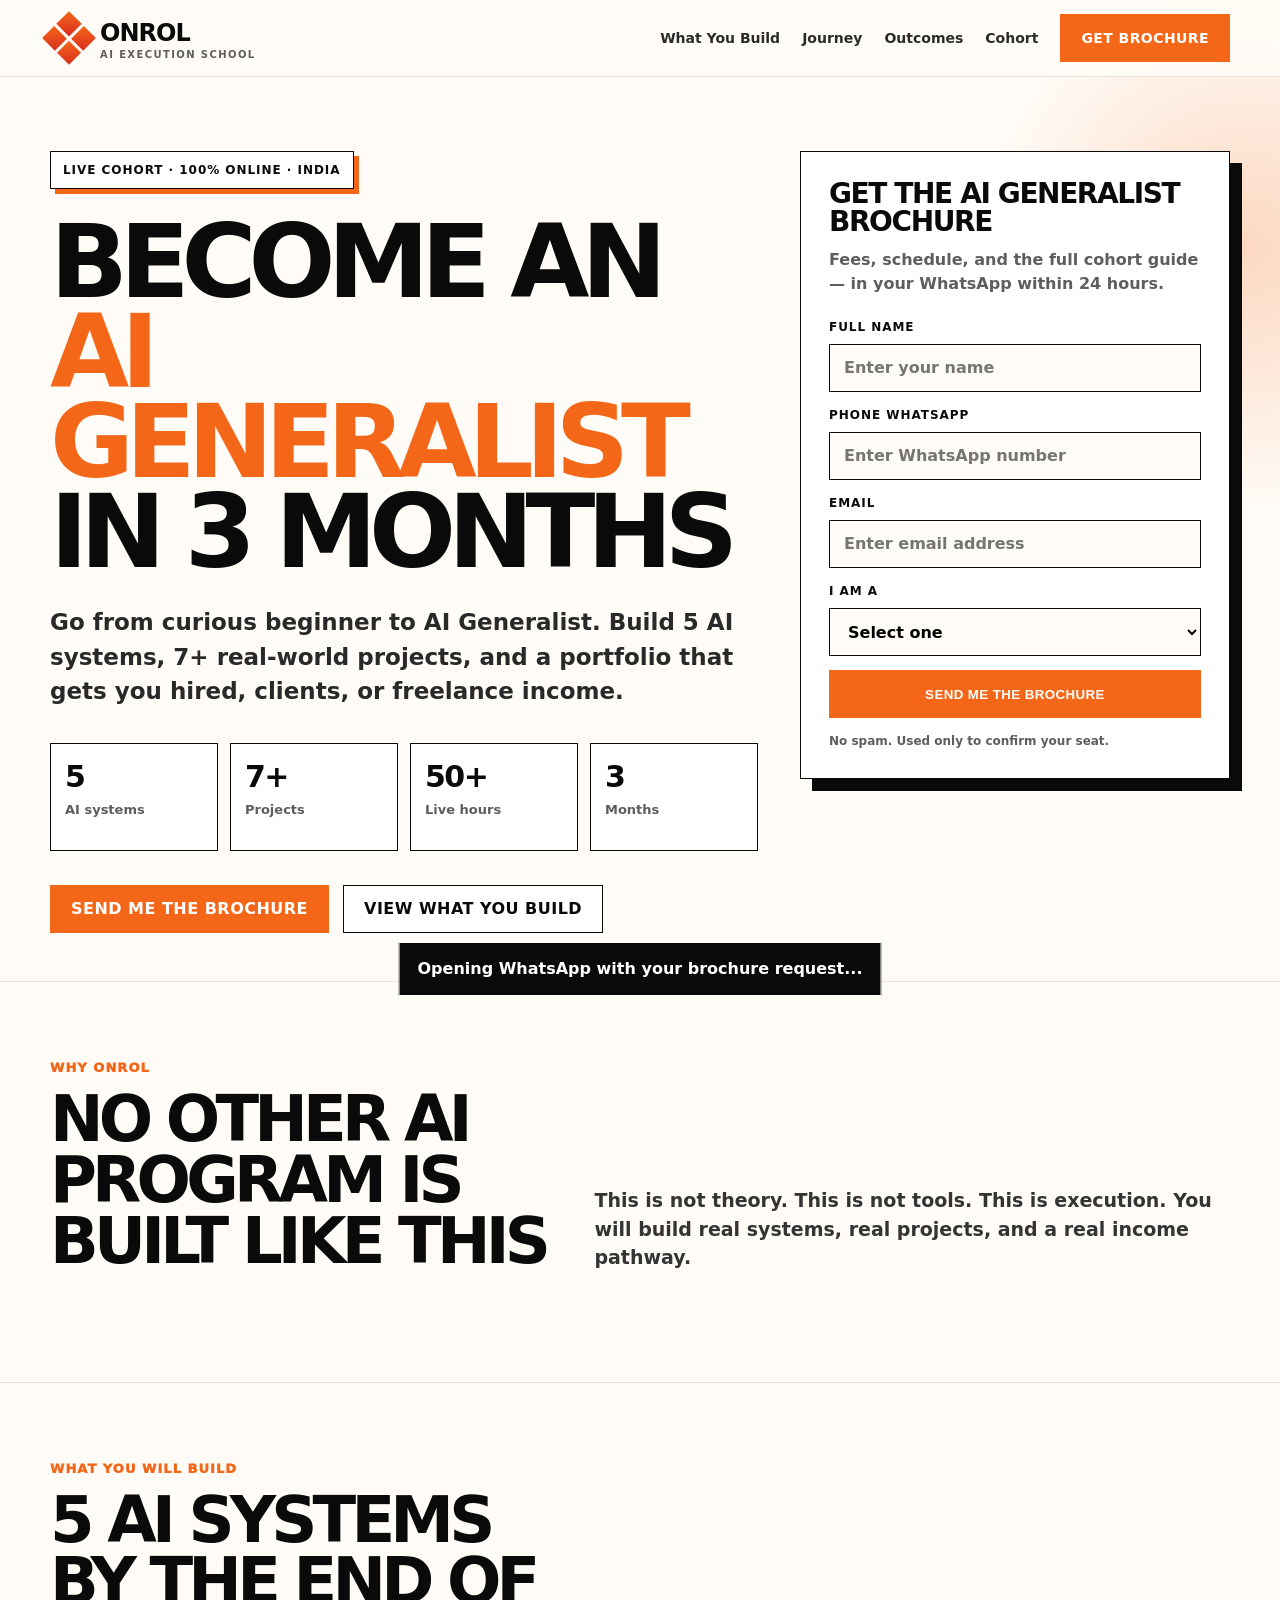
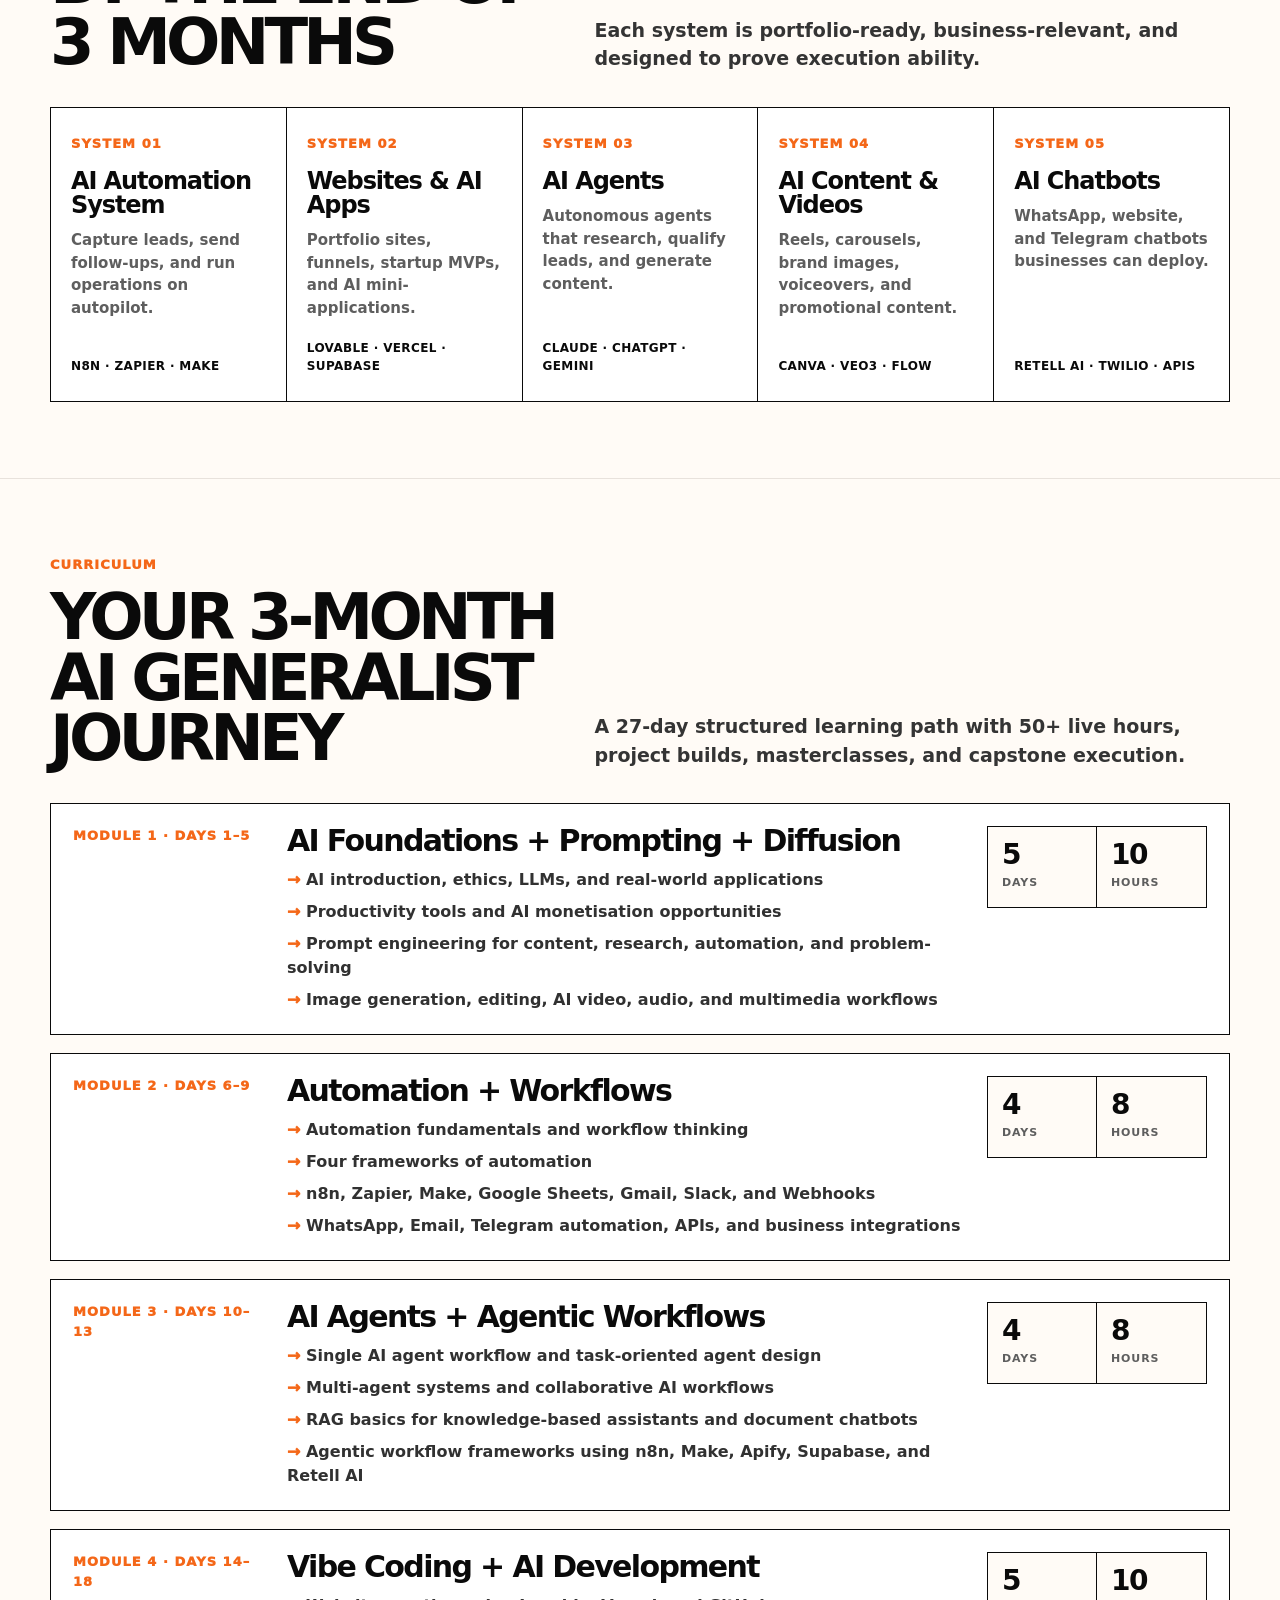
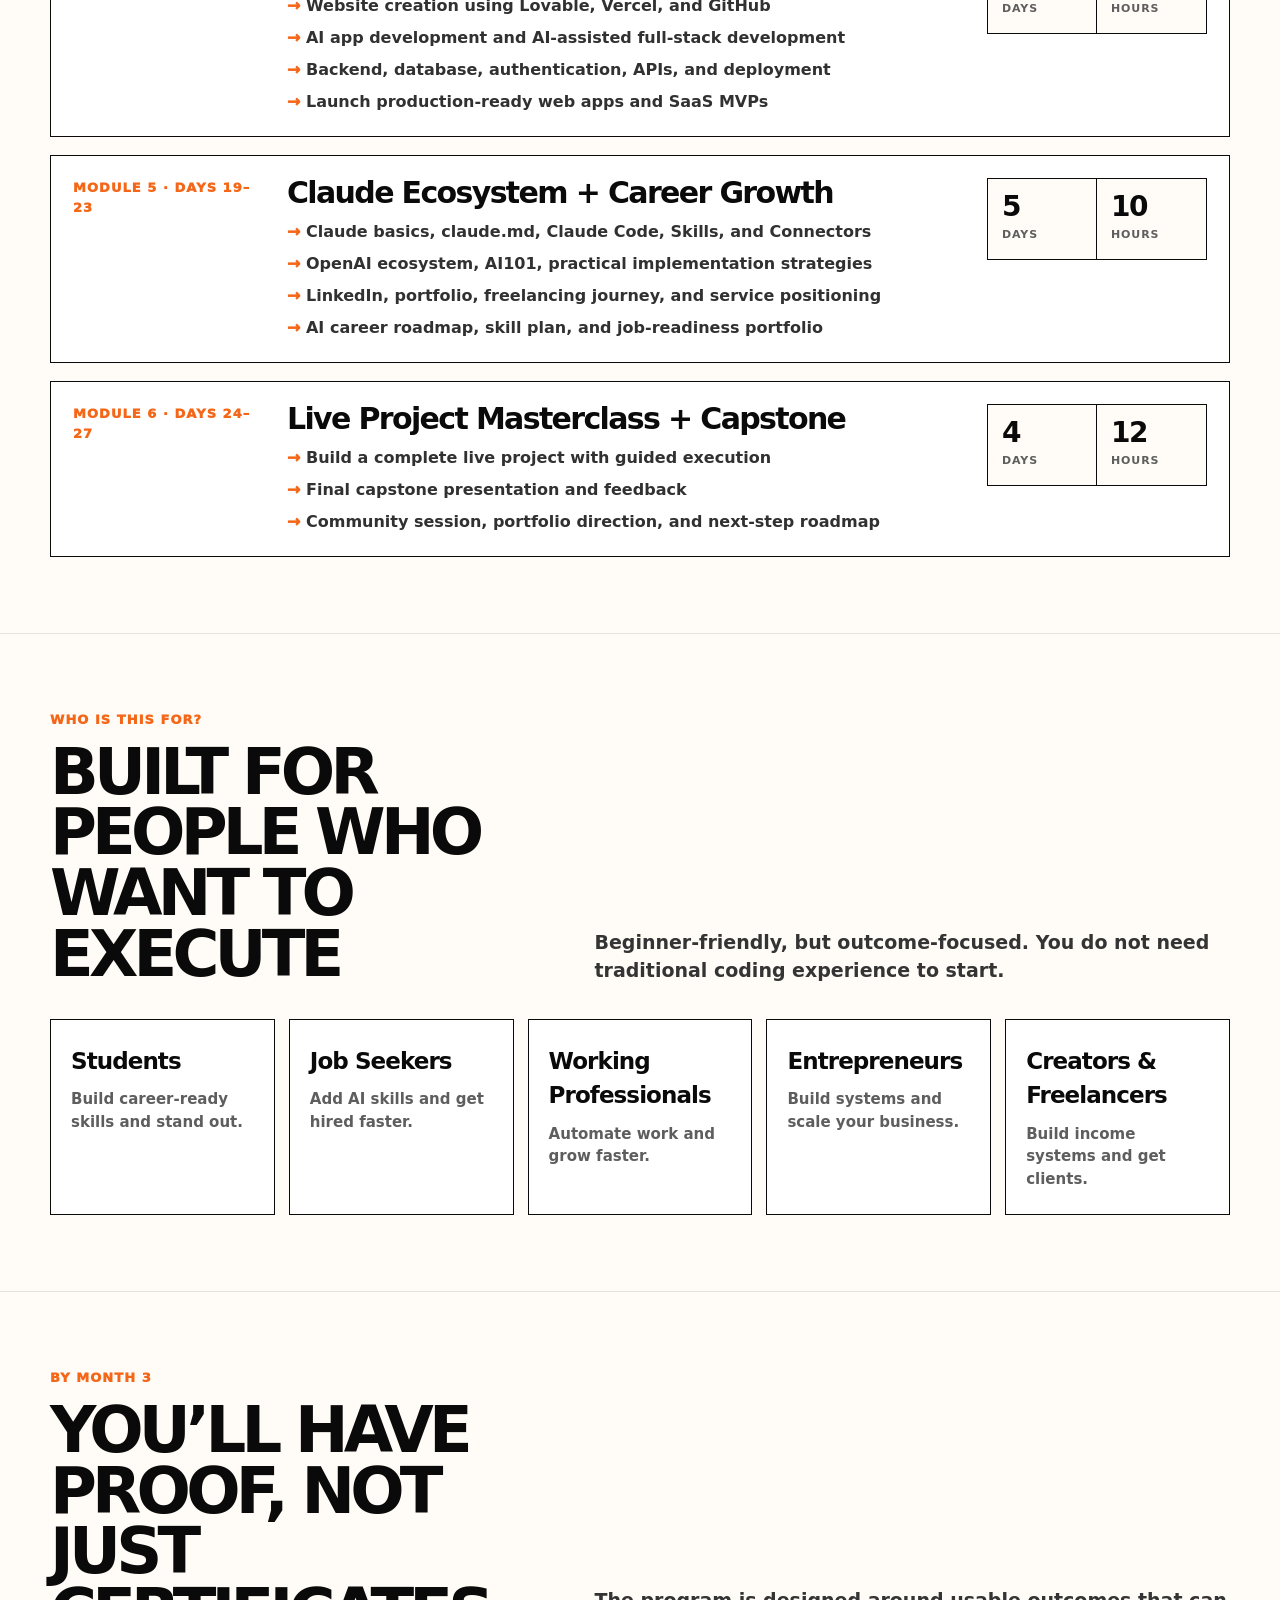
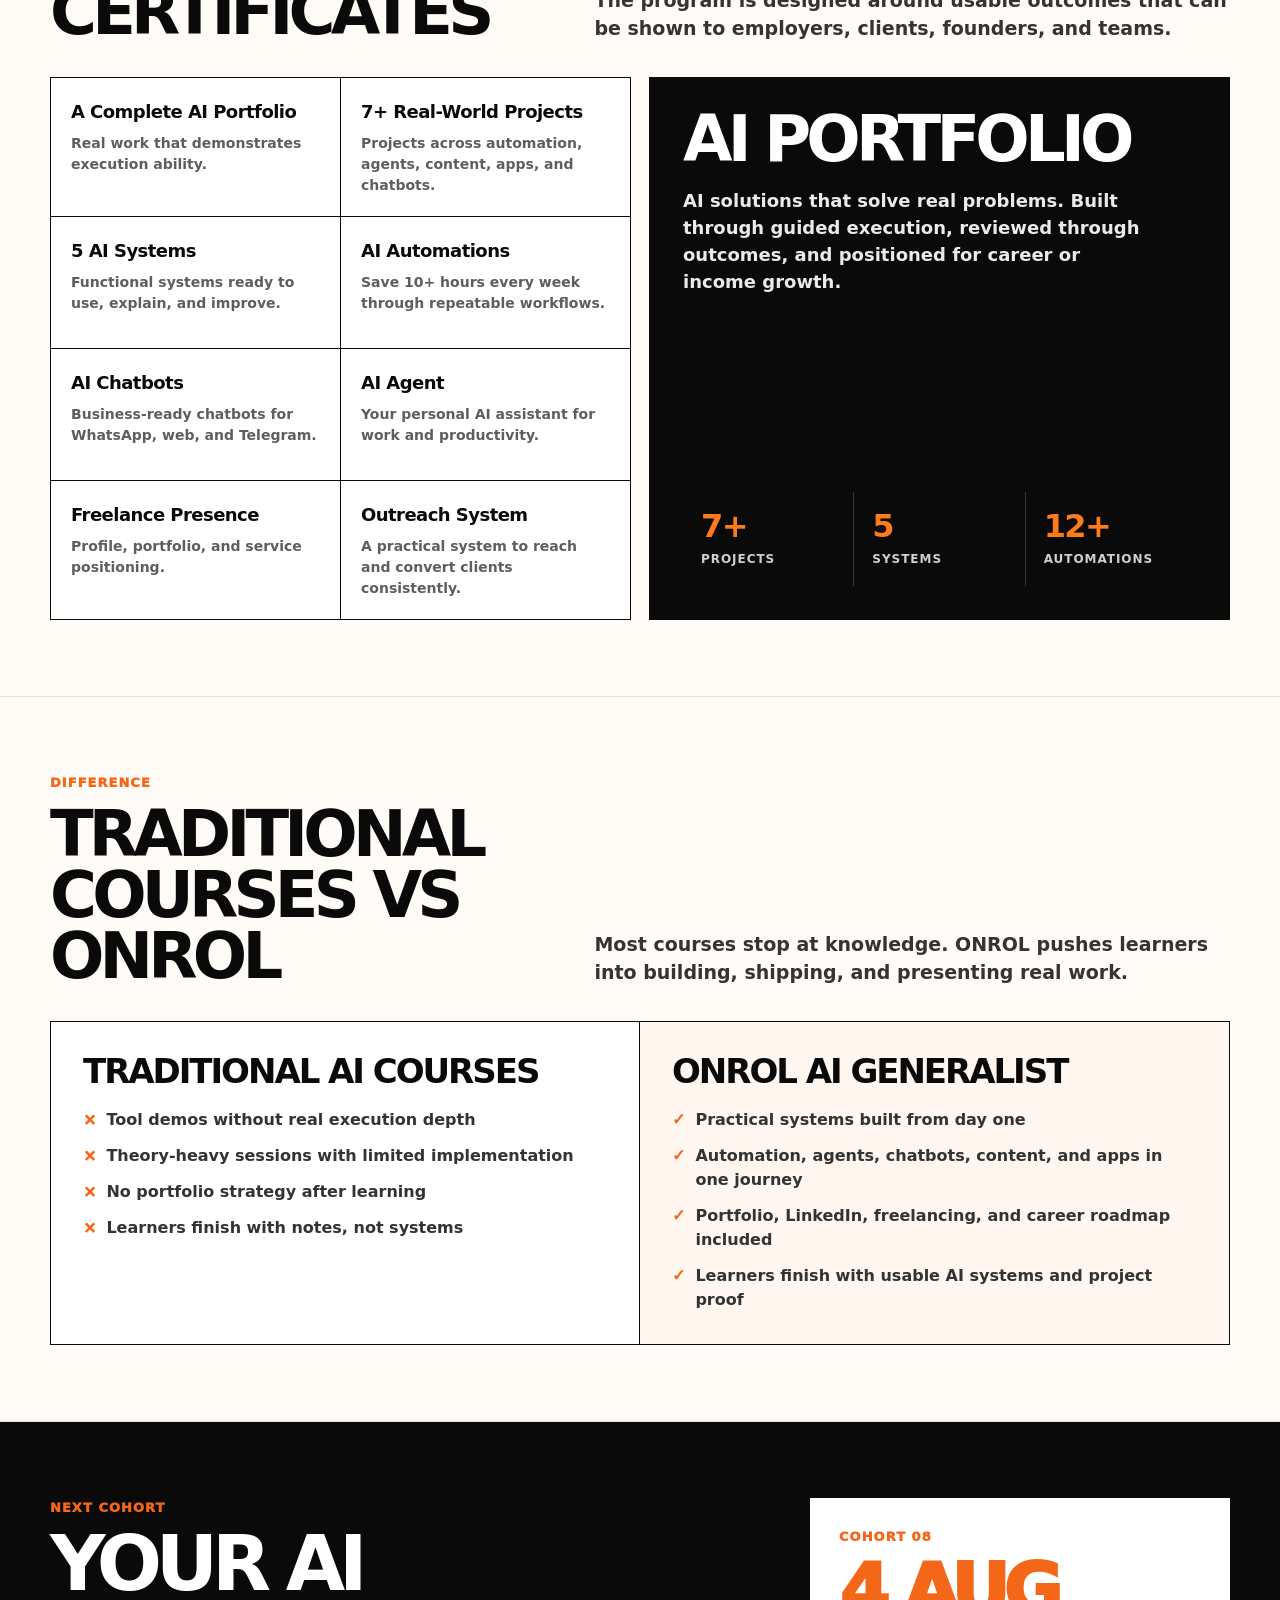
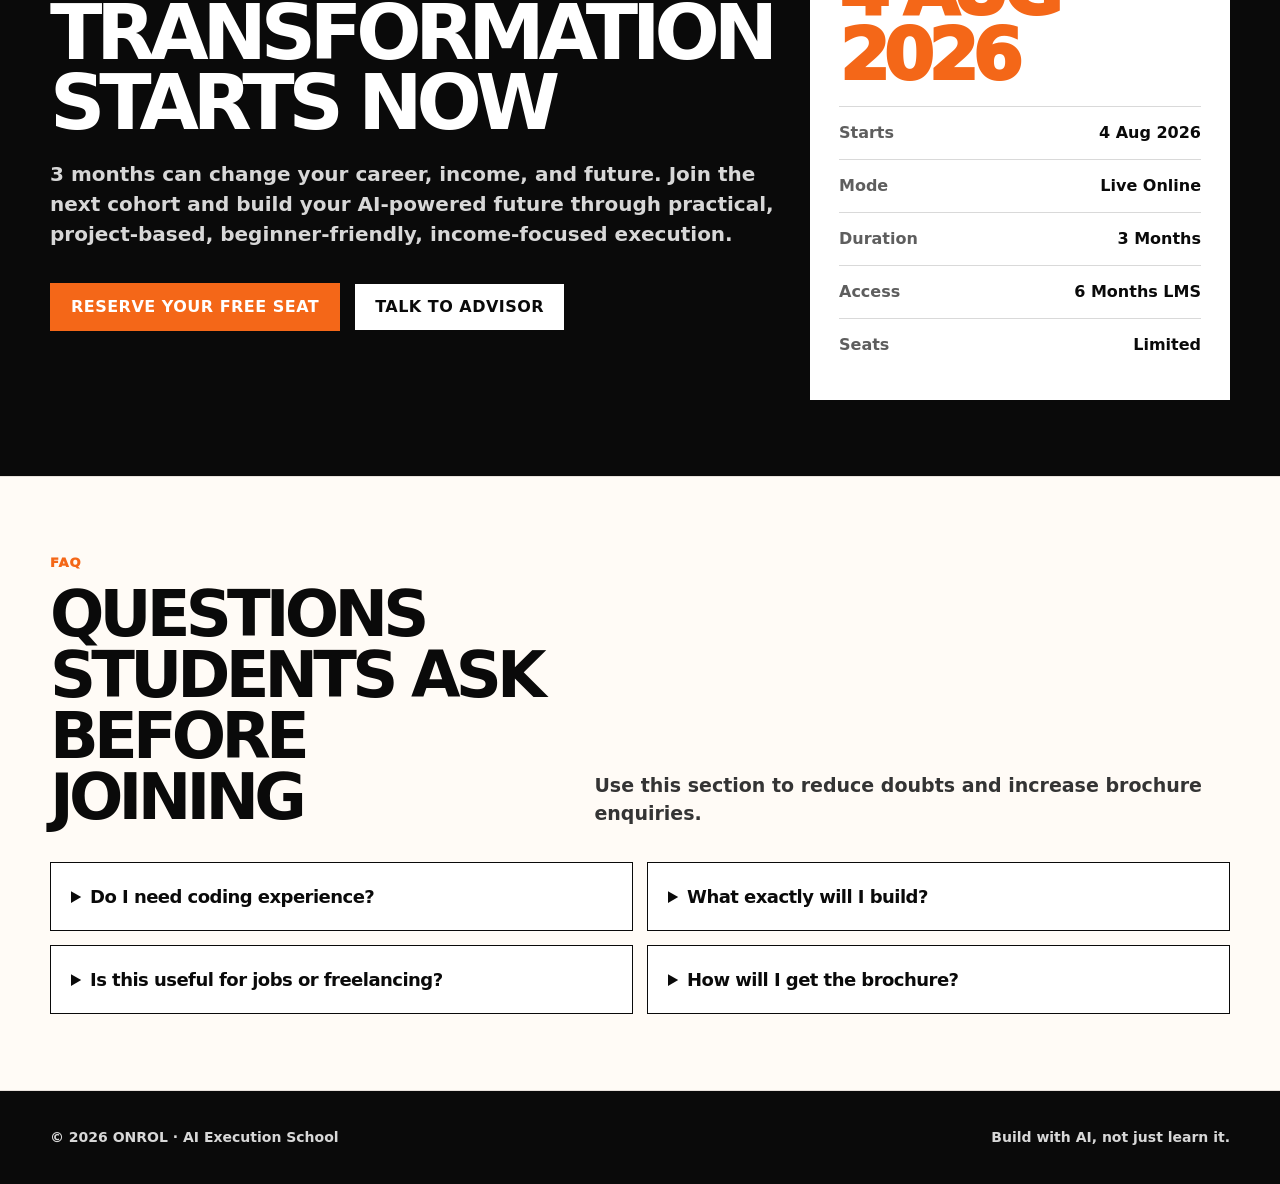
<file: preview.html>
<!DOCTYPE html>
<html lang="en">
<head>
  <meta charset="UTF-8" />
  <meta name="viewport" content="width=device-width, initial-scale=1.0" />
  <title>ONROL AI Generalist Program</title>
  <meta name="description" content="Become an AI Generalist in 3 months. Build 5 AI systems, 7+ projects, automations, AI agents, chatbots, AI apps, and a portfolio." />
  <style>
    :root {
      --orange: #F46718;
      --orange-2: #FF7A1A;
      --red: #D92D20;
      --black: #0A0A0A;
      --dark: #121212;
      --muted: #5E5E5E;
      --line: #E8E2DC;
      --soft: #FFF6EF;
      --white: #FFFFFF;
      --cream: #FFFBF6;
      --green: #10B981;
    }

    * {
      box-sizing: border-box;
      margin: 0;
      padding: 0;
    }

    html {
      scroll-behavior: smooth;
    }

    body {
      font-family: Inter, ui-sans-serif, system-ui, -apple-system, BlinkMacSystemFont, "Segoe UI", sans-serif;
      color: var(--black);
      background: var(--cream);
      line-height: 1.5;
    }

    a {
      color: inherit;
      text-decoration: none;
    }

    .page {
      width: 100%;
      overflow-x: hidden;
    }

    .container {
      width: min(1180px, calc(100% - 40px));
      margin: 0 auto;
    }

    .nav {
      position: sticky;
      top: 0;
      z-index: 50;
      background: rgba(255, 251, 246, 0.92);
      backdrop-filter: blur(16px);
      border-bottom: 1px solid var(--line);
    }

    .nav-inner {
      min-height: 76px;
      display: flex;
      align-items: center;
      justify-content: space-between;
      gap: 24px;
    }

    .brand {
      display: flex;
      align-items: center;
      gap: 12px;
      font-weight: 900;
      letter-spacing: -0.04em;
      font-size: 24px;
    }

    .brand-mark {
      width: 38px;
      height: 38px;
      display: grid;
      grid-template-columns: repeat(2, 1fr);
      gap: 3px;
      transform: rotate(45deg);
    }

    .brand-mark span {
      background: linear-gradient(135deg, var(--orange), var(--red));
      display: block;
    }

    .brand small {
      display: block;
      font-size: 10px;
      letter-spacing: 0.14em;
      font-weight: 800;
      color: var(--muted);
      margin-top: -4px;
    }

    .nav-links {
      display: flex;
      align-items: center;
      gap: 22px;
      color: #2B2B2B;
      font-size: 14px;
      font-weight: 700;
    }

    .button {
      display: inline-flex;
      align-items: center;
      justify-content: center;
      min-height: 48px;
      padding: 0 20px;
      border: 1px solid var(--black);
      background: var(--black);
      color: var(--white);
      font-weight: 900;
      text-transform: uppercase;
      letter-spacing: 0.03em;
      transition: transform 0.2s ease, box-shadow 0.2s ease, background 0.2s ease;
      cursor: pointer;
    }

    .button:hover {
      transform: translateY(-2px);
      box-shadow: 8px 8px 0 var(--orange);
    }

    .button.orange {
      border-color: var(--orange);
      background: var(--orange);
      color: var(--white);
    }

    .button.light {
      background: var(--white);
      color: var(--black);
    }

    .hero {
      padding: 74px 0 48px;
      position: relative;
      border-bottom: 1px solid var(--line);
    }

    .hero::before {
      content: "";
      position: absolute;
      inset: -120px -20% auto auto;
      width: 580px;
      height: 580px;
      background: radial-gradient(circle, rgba(244, 103, 24, 0.24), transparent 64%);
      pointer-events: none;
    }

    .hero-grid {
      position: relative;
      display: grid;
      grid-template-columns: minmax(0, 1.08fr) 430px;
      gap: 42px;
      align-items: start;
    }

    .eyebrow {
      display: inline-flex;
      gap: 10px;
      align-items: center;
      background: var(--white);
      border: 1px solid var(--black);
      padding: 9px 12px;
      font-size: 12px;
      font-weight: 900;
      text-transform: uppercase;
      letter-spacing: 0.08em;
      box-shadow: 5px 5px 0 var(--orange);
      margin-bottom: 28px;
    }

    h1 {
      font-size: clamp(52px, 8vw, 104px);
      line-height: 0.88;
      letter-spacing: -0.08em;
      max-width: 820px;
      text-transform: uppercase;
    }

    .gradient-text {
      color: var(--orange);
    }

    .hero-copy {
      font-size: clamp(18px, 2vw, 23px);
      max-width: 720px;
      color: #292929;
      margin-top: 28px;
      font-weight: 600;
    }

    .hero-stats {
      display: grid;
      grid-template-columns: repeat(4, 1fr);
      gap: 12px;
      margin-top: 34px;
      max-width: 830px;
    }

    .stat {
      background: var(--white);
      border: 1px solid var(--black);
      padding: 18px 14px;
      min-height: 108px;
    }

    .stat strong {
      display: block;
      font-size: 30px;
      letter-spacing: -0.05em;
      line-height: 1;
    }

    .stat span {
      display: block;
      margin-top: 8px;
      color: var(--muted);
      font-size: 13px;
      font-weight: 750;
    }

    .hero-actions {
      display: flex;
      flex-wrap: wrap;
      gap: 14px;
      margin-top: 34px;
    }

    .form-card {
      background: var(--white);
      border: 1px solid var(--black);
      box-shadow: 12px 12px 0 var(--black);
      padding: 28px;
      position: sticky;
      top: 104px;
    }

    .form-card h2 {
      font-size: 28px;
      line-height: 1;
      letter-spacing: -0.05em;
      text-transform: uppercase;
      margin-bottom: 12px;
    }

    .form-card p {
      color: var(--muted);
      font-weight: 650;
      margin-bottom: 22px;
    }

    .field {
      display: grid;
      gap: 8px;
      margin-bottom: 14px;
    }

    label {
      font-size: 12px;
      font-weight: 900;
      letter-spacing: 0.08em;
      text-transform: uppercase;
    }

    input, select {
      width: 100%;
      min-height: 48px;
      border: 1px solid var(--black);
      background: var(--cream);
      padding: 0 14px;
      font: inherit;
      font-weight: 700;
      border-radius: 0;
      outline: none;
    }

    input:focus, select:focus {
      box-shadow: 5px 5px 0 var(--orange);
    }

    .form-note {
      font-size: 12px;
      color: var(--muted);
      font-weight: 700;
      margin-top: 14px;
    }

    section {
      padding: 76px 0;
      border-bottom: 1px solid var(--line);
    }

    .section-head {
      display: grid;
      grid-template-columns: 0.8fr 1fr;
      gap: 36px;
      align-items: end;
      margin-bottom: 34px;
    }

    .tag {
      color: var(--orange);
      text-transform: uppercase;
      font-weight: 950;
      letter-spacing: 0.08em;
      font-size: 13px;
      margin-bottom: 12px;
    }

    h2.section-title {
      font-size: clamp(38px, 5vw, 68px);
      line-height: 0.95;
      letter-spacing: -0.075em;
      text-transform: uppercase;
    }

    .section-desc {
      color: #343434;
      font-size: 19px;
      font-weight: 600;
      max-width: 680px;
    }

    .build-grid {
      display: grid;
      grid-template-columns: repeat(5, 1fr);
      border-top: 1px solid var(--black);
      border-left: 1px solid var(--black);
      background: var(--white);
    }

    .build-card {
      padding: 26px 20px;
      min-height: 280px;
      border-right: 1px solid var(--black);
      border-bottom: 1px solid var(--black);
      display: flex;
      flex-direction: column;
      justify-content: space-between;
    }

    .build-card .num {
      font-weight: 950;
      color: var(--orange);
      font-size: 13px;
      letter-spacing: 0.08em;
    }

    .build-card h3 {
      font-size: 24px;
      line-height: 1;
      letter-spacing: -0.045em;
      margin: 16px 0 12px;
    }

    .build-card p {
      color: var(--muted);
      font-weight: 650;
      font-size: 15px;
    }

    .tools {
      margin-top: 20px;
      font-size: 12px;
      color: var(--black);
      font-weight: 900;
      text-transform: uppercase;
      letter-spacing: 0.03em;
    }

    .journey {
      display: grid;
      gap: 18px;
    }

    .module {
      display: grid;
      grid-template-columns: 190px 1fr 220px;
      gap: 24px;
      background: var(--white);
      border: 1px solid var(--black);
      padding: 22px;
      align-items: start;
    }

    .module-index {
      font-weight: 950;
      color: var(--orange);
      text-transform: uppercase;
      letter-spacing: 0.08em;
      font-size: 13px;
    }

    .module h3 {
      font-size: 30px;
      line-height: 1;
      letter-spacing: -0.055em;
      margin-bottom: 12px;
    }

    .module ul {
      list-style: none;
      display: grid;
      gap: 8px;
      color: #313131;
      font-weight: 650;
    }

    .module li::before {
      content: "→ ";
      color: var(--orange);
      font-weight: 950;
    }

    .module-meta {
      display: grid;
      grid-template-columns: 1fr 1fr;
      border: 1px solid var(--black);
      background: var(--cream);
    }

    .module-meta div {
      padding: 14px;
      border-right: 1px solid var(--black);
    }

    .module-meta div:last-child {
      border-right: 0;
    }

    .module-meta strong {
      display: block;
      font-size: 28px;
      letter-spacing: -0.05em;
      line-height: 1;
    }

    .module-meta span {
      color: var(--muted);
      text-transform: uppercase;
      font-size: 11px;
      font-weight: 900;
      letter-spacing: 0.08em;
    }

    .audience-grid {
      display: grid;
      grid-template-columns: repeat(5, 1fr);
      gap: 14px;
    }

    .audience-card {
      background: var(--white);
      border: 1px solid var(--black);
      padding: 24px 20px;
      min-height: 170px;
    }

    .audience-card h3 {
      font-size: 23px;
      letter-spacing: -0.04em;
      margin-bottom: 10px;
    }

    .audience-card p {
      color: var(--muted);
      font-weight: 650;
      font-size: 15px;
    }

    .outcomes-wrap {
      display: grid;
      grid-template-columns: 1fr 1fr;
      gap: 18px;
    }

    .outcome-list {
      display: grid;
      grid-template-columns: 1fr 1fr;
      gap: 0;
      border-top: 1px solid var(--black);
      border-left: 1px solid var(--black);
      background: var(--white);
    }

    .outcome-item {
      border-right: 1px solid var(--black);
      border-bottom: 1px solid var(--black);
      padding: 20px;
      min-height: 132px;
    }

    .outcome-item strong {
      font-size: 18px;
      letter-spacing: -0.03em;
    }

    .outcome-item p {
      margin-top: 8px;
      color: var(--muted);
      font-weight: 650;
      font-size: 14px;
    }

    .portfolio-card {
      background: var(--black);
      color: var(--white);
      padding: 34px;
      min-height: 100%;
      display: flex;
      flex-direction: column;
      justify-content: space-between;
    }

    .portfolio-card h3 {
      font-size: clamp(38px, 5vw, 68px);
      line-height: 0.9;
      letter-spacing: -0.075em;
      text-transform: uppercase;
    }

    .portfolio-card p {
      color: #EAEAEA;
      font-size: 18px;
      font-weight: 650;
      margin-top: 18px;
      max-width: 460px;
    }

    .portfolio-stats {
      display: grid;
      grid-template-columns: repeat(3, 1fr);
      gap: 1px;
      background: #353535;
      margin-top: 40px;
    }

    .portfolio-stats div {
      background: var(--black);
      padding: 18px;
    }

    .portfolio-stats strong {
      display: block;
      color: var(--orange-2);
      font-size: 32px;
      line-height: 1;
      letter-spacing: -0.05em;
    }

    .portfolio-stats span {
      display: block;
      margin-top: 8px;
      color: #CFCFCF;
      font-size: 12px;
      text-transform: uppercase;
      letter-spacing: 0.08em;
      font-weight: 850;
    }

    .comparison {
      display: grid;
      grid-template-columns: 1fr 1fr;
      border: 1px solid var(--black);
      background: var(--white);
    }

    .compare-col {
      padding: 32px;
      border-right: 1px solid var(--black);
    }

    .compare-col:last-child {
      border-right: 0;
      background: var(--soft);
    }

    .compare-col h3 {
      font-size: 34px;
      letter-spacing: -0.06em;
      line-height: 1;
      margin-bottom: 20px;
      text-transform: uppercase;
    }

    .compare-col ul {
      list-style: none;
      display: grid;
      gap: 12px;
      font-weight: 700;
      color: #333;
    }

    .compare-col li {
      display: flex;
      gap: 10px;
      align-items: flex-start;
    }

    .compare-col li span {
      color: var(--orange);
      font-weight: 950;
    }

    .pricing {
      background: var(--black);
      color: var(--white);
      padding: 76px 0;
    }

    .pricing-grid {
      display: grid;
      grid-template-columns: 1fr 420px;
      gap: 36px;
      align-items: stretch;
    }

    .pricing h2 {
      font-size: clamp(46px, 6vw, 86px);
      line-height: 0.9;
      letter-spacing: -0.08em;
      text-transform: uppercase;
      max-width: 820px;
    }

    .pricing p {
      color: #D7D7D7;
      font-size: 20px;
      font-weight: 650;
      margin-top: 22px;
      max-width: 740px;
    }

    .cohort-card {
      background: var(--white);
      color: var(--black);
      border: 1px solid var(--white);
      padding: 28px;
      display: grid;
      gap: 18px;
    }

    .cohort-card .date {
      font-size: 72px;
      line-height: 0.9;
      letter-spacing: -0.08em;
      font-weight: 950;
      color: var(--orange);
      text-transform: uppercase;
    }

    .cohort-row {
      display: flex;
      justify-content: space-between;
      gap: 18px;
      padding: 14px 0;
      border-top: 1px solid #D9D9D9;
      font-weight: 850;
    }

    .cohort-row span {
      color: var(--muted);
      font-weight: 750;
    }

    .faq-grid {
      display: grid;
      grid-template-columns: repeat(2, 1fr);
      gap: 14px;
    }

    details {
      background: var(--white);
      border: 1px solid var(--black);
      padding: 20px;
    }

    summary {
      cursor: pointer;
      font-size: 18px;
      font-weight: 900;
      letter-spacing: -0.03em;
    }

    details p {
      margin-top: 12px;
      color: var(--muted);
      font-weight: 650;
    }

    .footer {
      background: var(--black);
      color: var(--white);
      padding: 36px 0;
    }

    .footer-inner {
      display: flex;
      align-items: center;
      justify-content: space-between;
      gap: 20px;
      color: #D8D8D8;
      font-weight: 700;
      font-size: 14px;
    }

    .toast {
      position: fixed;
      left: 50%;
      bottom: 24px;
      transform: translateX(-50%) translateY(120px);
      background: var(--black);
      color: var(--white);
      border: 1px solid var(--white);
      padding: 14px 18px;
      font-weight: 850;
      z-index: 100;
      transition: 0.3s ease;
    }

    .toast.show {
      transform: translateX(-50%) translateY(0);
    }

    @media (max-width: 980px) {
      .nav-links {
        display: none;
      }

      .hero-grid,
      .section-head,
      .pricing-grid,
      .outcomes-wrap {
        grid-template-columns: 1fr;
      }

      .form-card {
        position: static;
      }

      .hero-stats,
      .build-grid,
      .audience-grid {
        grid-template-columns: repeat(2, 1fr);
      }

      .module {
        grid-template-columns: 1fr;
      }
    }

    @media (max-width: 640px) {
      .container {
        width: min(100% - 24px, 1180px);
      }

      .hero {
        padding-top: 42px;
      }

      .hero-stats,
      .build-grid,
      .audience-grid,
      .outcome-list,
      .comparison,
      .faq-grid {
        grid-template-columns: 1fr;
      }

      .build-card {
        min-height: auto;
      }

      .compare-col {
        border-right: 0;
        border-bottom: 1px solid var(--black);
      }

      .compare-col:last-child {
        border-bottom: 0;
      }

      .footer-inner {
        align-items: flex-start;
        flex-direction: column;
      }

      .button {
        width: 100%;
      }
    }
  </style>
</head>
<body>
  <div class="page">
    <nav class="nav">
      <div class="container nav-inner">
        <a class="brand" href="#top" aria-label="ONROL Home">
          <span class="brand-mark" aria-hidden="true"><span></span><span></span><span></span><span></span></span>
          <span>ONROL<small>AI EXECUTION SCHOOL</small></span>
        </a>
        <div class="nav-links">
          <a href="#build">What You Build</a>
          <a href="#journey">Journey</a>
          <a href="#outcomes">Outcomes</a>
          <a href="#cohort">Cohort</a>
          <a class="button orange" href="#brochure">Get Brochure</a>
        </div>
      </div>
    </nav>

    <main id="top">
      <header class="hero">
        <div class="container hero-grid">
          <div>
            <div class="eyebrow">Live cohort · 100% online · India</div>
            <h1>Become an <span class="gradient-text">AI Generalist</span> in 3 months</h1>
            <p class="hero-copy">Go from curious beginner to AI Generalist. Build 5 AI systems, 7+ real-world projects, and a portfolio that gets you hired, clients, or freelance income.</p>

            <div class="hero-stats" aria-label="Program highlights">
              <div class="stat"><strong>5</strong><span>AI systems</span></div>
              <div class="stat"><strong>7+</strong><span>Projects</span></div>
              <div class="stat"><strong>50+</strong><span>Live hours</span></div>
              <div class="stat"><strong>3</strong><span>Months</span></div>
            </div>

            <div class="hero-actions">
              <a class="button orange" href="#brochure">Send Me The Brochure</a>
              <a class="button light" href="#build">View What You Build</a>
            </div>
          </div>

          <aside class="form-card" id="brochure">
            <h2>Get the AI Generalist brochure</h2>
            <p>Fees, schedule, and the full cohort guide — in your WhatsApp within 24 hours.</p>
            <form id="leadForm">
              <div class="field">
                <label for="fullName">Full Name</label>
                <input id="fullName" name="fullName" type="text" placeholder="Enter your name" required />
              </div>
              <div class="field">
                <label for="phone">Phone WhatsApp</label>
                <input id="phone" name="phone" type="tel" placeholder="Enter WhatsApp number" required />
              </div>
              <div class="field">
                <label for="email">Email</label>
                <input id="email" name="email" type="email" placeholder="Enter email address" required />
              </div>
              <div class="field">
                <label for="role">I am a</label>
                <select id="role" name="role" required>
                  <option value="">Select one</option>
                  <option>Student</option>
                  <option>Job Seeker</option>
                  <option>Working Professional</option>
                  <option>Entrepreneur</option>
                  <option>Creator / Freelancer</option>
                </select>
              </div>
              <button class="button orange" type="submit" style="width:100%;">Send Me The Brochure</button>
              <div class="form-note">No spam. Used only to confirm your seat.</div>
            </form>
          </aside>
        </div>
      </header>

      <section>
        <div class="container section-head">
          <div>
            <div class="tag">Why ONROL</div>
            <h2 class="section-title">No other AI program is built like this</h2>
          </div>
          <p class="section-desc">This is not theory. This is not tools. This is execution. You will build real systems, real projects, and a real income pathway.</p>
        </div>
      </section>

      <section id="build">
        <div class="container">
          <div class="section-head">
            <div>
              <div class="tag">What You Will Build</div>
              <h2 class="section-title">5 AI systems by the end of 3 months</h2>
            </div>
            <p class="section-desc">Each system is portfolio-ready, business-relevant, and designed to prove execution ability.</p>
          </div>

          <div class="build-grid">
            <article class="build-card">
              <div>
                <div class="num">SYSTEM 01</div>
                <h3>AI Automation System</h3>
                <p>Capture leads, send follow-ups, and run operations on autopilot.</p>
              </div>
              <div class="tools">n8n · Zapier · Make</div>
            </article>
            <article class="build-card">
              <div>
                <div class="num">SYSTEM 02</div>
                <h3>Websites & AI Apps</h3>
                <p>Portfolio sites, funnels, startup MVPs, and AI mini-applications.</p>
              </div>
              <div class="tools">Lovable · Vercel · Supabase</div>
            </article>
            <article class="build-card">
              <div>
                <div class="num">SYSTEM 03</div>
                <h3>AI Agents</h3>
                <p>Autonomous agents that research, qualify leads, and generate content.</p>
              </div>
              <div class="tools">Claude · ChatGPT · Gemini</div>
            </article>
            <article class="build-card">
              <div>
                <div class="num">SYSTEM 04</div>
                <h3>AI Content & Videos</h3>
                <p>Reels, carousels, brand images, voiceovers, and promotional content.</p>
              </div>
              <div class="tools">Canva · Veo3 · Flow</div>
            </article>
            <article class="build-card">
              <div>
                <div class="num">SYSTEM 05</div>
                <h3>AI Chatbots</h3>
                <p>WhatsApp, website, and Telegram chatbots businesses can deploy.</p>
              </div>
              <div class="tools">Retell AI · Twilio · APIs</div>
            </article>
          </div>
        </div>
      </section>

      <section id="journey">
        <div class="container">
          <div class="section-head">
            <div>
              <div class="tag">Curriculum</div>
              <h2 class="section-title">Your 3-month AI Generalist journey</h2>
            </div>
            <p class="section-desc">A 27-day structured learning path with 50+ live hours, project builds, masterclasses, and capstone execution.</p>
          </div>

          <div class="journey">
            <article class="module">
              <div class="module-index">Module 1 · Days 1–5</div>
              <div>
                <h3>AI Foundations + Prompting + Diffusion</h3>
                <ul>
                  <li>AI introduction, ethics, LLMs, and real-world applications</li>
                  <li>Productivity tools and AI monetisation opportunities</li>
                  <li>Prompt engineering for content, research, automation, and problem-solving</li>
                  <li>Image generation, editing, AI video, audio, and multimedia workflows</li>
                </ul>
              </div>
              <div class="module-meta"><div><strong>5</strong><span>Days</span></div><div><strong>10</strong><span>Hours</span></div></div>
            </article>

            <article class="module">
              <div class="module-index">Module 2 · Days 6–9</div>
              <div>
                <h3>Automation + Workflows</h3>
                <ul>
                  <li>Automation fundamentals and workflow thinking</li>
                  <li>Four frameworks of automation</li>
                  <li>n8n, Zapier, Make, Google Sheets, Gmail, Slack, and Webhooks</li>
                  <li>WhatsApp, Email, Telegram automation, APIs, and business integrations</li>
                </ul>
              </div>
              <div class="module-meta"><div><strong>4</strong><span>Days</span></div><div><strong>8</strong><span>Hours</span></div></div>
            </article>

            <article class="module">
              <div class="module-index">Module 3 · Days 10–13</div>
              <div>
                <h3>AI Agents + Agentic Workflows</h3>
                <ul>
                  <li>Single AI agent workflow and task-oriented agent design</li>
                  <li>Multi-agent systems and collaborative AI workflows</li>
                  <li>RAG basics for knowledge-based assistants and document chatbots</li>
                  <li>Agentic workflow frameworks using n8n, Make, Apify, Supabase, and Retell AI</li>
                </ul>
              </div>
              <div class="module-meta"><div><strong>4</strong><span>Days</span></div><div><strong>8</strong><span>Hours</span></div></div>
            </article>

            <article class="module">
              <div class="module-index">Module 4 · Days 14–18</div>
              <div>
                <h3>Vibe Coding + AI Development</h3>
                <ul>
                  <li>Website creation using Lovable, Vercel, and GitHub</li>
                  <li>AI app development and AI-assisted full-stack development</li>
                  <li>Backend, database, authentication, APIs, and deployment</li>
                  <li>Launch production-ready web apps and SaaS MVPs</li>
                </ul>
              </div>
              <div class="module-meta"><div><strong>5</strong><span>Days</span></div><div><strong>10</strong><span>Hours</span></div></div>
            </article>

            <article class="module">
              <div class="module-index">Module 5 · Days 19–23</div>
              <div>
                <h3>Claude Ecosystem + Career Growth</h3>
                <ul>
                  <li>Claude basics, claude.md, Claude Code, Skills, and Connectors</li>
                  <li>OpenAI ecosystem, AI101, practical implementation strategies</li>
                  <li>LinkedIn, portfolio, freelancing journey, and service positioning</li>
                  <li>AI career roadmap, skill plan, and job-readiness portfolio</li>
                </ul>
              </div>
              <div class="module-meta"><div><strong>5</strong><span>Days</span></div><div><strong>10</strong><span>Hours</span></div></div>
            </article>

            <article class="module">
              <div class="module-index">Module 6 · Days 24–27</div>
              <div>
                <h3>Live Project Masterclass + Capstone</h3>
                <ul>
                  <li>Build a complete live project with guided execution</li>
                  <li>Final capstone presentation and feedback</li>
                  <li>Community session, portfolio direction, and next-step roadmap</li>
                </ul>
              </div>
              <div class="module-meta"><div><strong>4</strong><span>Days</span></div><div><strong>12</strong><span>Hours</span></div></div>
            </article>
          </div>
        </div>
      </section>

      <section>
        <div class="container">
          <div class="section-head">
            <div>
              <div class="tag">Who Is This For?</div>
              <h2 class="section-title">Built for people who want to execute</h2>
            </div>
            <p class="section-desc">Beginner-friendly, but outcome-focused. You do not need traditional coding experience to start.</p>
          </div>

          <div class="audience-grid">
            <div class="audience-card"><h3>Students</h3><p>Build career-ready skills and stand out.</p></div>
            <div class="audience-card"><h3>Job Seekers</h3><p>Add AI skills and get hired faster.</p></div>
            <div class="audience-card"><h3>Working Professionals</h3><p>Automate work and grow faster.</p></div>
            <div class="audience-card"><h3>Entrepreneurs</h3><p>Build systems and scale your business.</p></div>
            <div class="audience-card"><h3>Creators & Freelancers</h3><p>Build income systems and get clients.</p></div>
          </div>
        </div>
      </section>

      <section id="outcomes">
        <div class="container">
          <div class="section-head">
            <div>
              <div class="tag">By Month 3</div>
              <h2 class="section-title">You’ll have proof, not just certificates</h2>
            </div>
            <p class="section-desc">The program is designed around usable outcomes that can be shown to employers, clients, founders, and teams.</p>
          </div>

          <div class="outcomes-wrap">
            <div class="outcome-list">
              <div class="outcome-item"><strong>A Complete AI Portfolio</strong><p>Real work that demonstrates execution ability.</p></div>
              <div class="outcome-item"><strong>7+ Real-World Projects</strong><p>Projects across automation, agents, content, apps, and chatbots.</p></div>
              <div class="outcome-item"><strong>5 AI Systems</strong><p>Functional systems ready to use, explain, and improve.</p></div>
              <div class="outcome-item"><strong>AI Automations</strong><p>Save 10+ hours every week through repeatable workflows.</p></div>
              <div class="outcome-item"><strong>AI Chatbots</strong><p>Business-ready chatbots for WhatsApp, web, and Telegram.</p></div>
              <div class="outcome-item"><strong>AI Agent</strong><p>Your personal AI assistant for work and productivity.</p></div>
              <div class="outcome-item"><strong>Freelance Presence</strong><p>Profile, portfolio, and service positioning.</p></div>
              <div class="outcome-item"><strong>Outreach System</strong><p>A practical system to reach and convert clients consistently.</p></div>
            </div>

            <div class="portfolio-card">
              <div>
                <h3>AI Portfolio</h3>
                <p>AI solutions that solve real problems. Built through guided execution, reviewed through outcomes, and positioned for career or income growth.</p>
              </div>
              <div class="portfolio-stats">
                <div><strong>7+</strong><span>Projects</span></div>
                <div><strong>5</strong><span>Systems</span></div>
                <div><strong>12+</strong><span>Automations</span></div>
              </div>
            </div>
          </div>
        </div>
      </section>

      <section>
        <div class="container">
          <div class="section-head">
            <div>
              <div class="tag">Difference</div>
              <h2 class="section-title">Traditional courses vs ONROL</h2>
            </div>
            <p class="section-desc">Most courses stop at knowledge. ONROL pushes learners into building, shipping, and presenting real work.</p>
          </div>

          <div class="comparison">
            <div class="compare-col">
              <h3>Traditional AI Courses</h3>
              <ul>
                <li><span>×</span> Tool demos without real execution depth</li>
                <li><span>×</span> Theory-heavy sessions with limited implementation</li>
                <li><span>×</span> No portfolio strategy after learning</li>
                <li><span>×</span> Learners finish with notes, not systems</li>
              </ul>
            </div>
            <div class="compare-col">
              <h3>ONROL AI Generalist</h3>
              <ul>
                <li><span>✓</span> Practical systems built from day one</li>
                <li><span>✓</span> Automation, agents, chatbots, content, and apps in one journey</li>
                <li><span>✓</span> Portfolio, LinkedIn, freelancing, and career roadmap included</li>
                <li><span>✓</span> Learners finish with usable AI systems and project proof</li>
              </ul>
            </div>
          </div>
        </div>
      </section>

      <section class="pricing" id="cohort">
        <div class="container pricing-grid">
          <div>
            <div class="tag">Next Cohort</div>
            <h2>Your AI transformation starts now</h2>
            <p>3 months can change your career, income, and future. Join the next cohort and build your AI-powered future through practical, project-based, beginner-friendly, income-focused execution.</p>
            <div class="hero-actions">
              <a class="button orange" href="#brochure">Reserve Your Free Seat</a>
              <a class="button light" href="https://wa.me/918121306701?text=Hi%20ONROL%2C%20I%20want%20to%20talk%20to%20an%20advisor%20about%20the%20AI%20Generalist%20Program." target="_blank" rel="noreferrer">Talk to Advisor</a>
            </div>
          </div>

          <div class="cohort-card">
            <div>
              <div class="tag">Cohort 08</div>
              <div class="date">4 Aug<br />2026</div>
            </div>
            <div>
              <div class="cohort-row"><span>Starts</span><strong>4 Aug 2026</strong></div>
              <div class="cohort-row"><span>Mode</span><strong>Live Online</strong></div>
              <div class="cohort-row"><span>Duration</span><strong>3 Months</strong></div>
              <div class="cohort-row"><span>Access</span><strong>6 Months LMS</strong></div>
              <div class="cohort-row"><span>Seats</span><strong>Limited</strong></div>
            </div>
          </div>
        </div>
      </section>

      <section>
        <div class="container">
          <div class="section-head">
            <div>
              <div class="tag">FAQ</div>
              <h2 class="section-title">Questions students ask before joining</h2>
            </div>
            <p class="section-desc">Use this section to reduce doubts and increase brochure enquiries.</p>
          </div>

          <div class="faq-grid">
            <details>
              <summary>Do I need coding experience?</summary>
              <p>No. The program is beginner-friendly and starts with AI foundations, prompting, productivity, and no-code/low-code execution.</p>
            </details>
            <details>
              <summary>What exactly will I build?</summary>
              <p>You will build AI automations, chatbots, AI agents, AI content workflows, websites, AI apps, and a final portfolio.</p>
            </details>
            <details>
              <summary>Is this useful for jobs or freelancing?</summary>
              <p>Yes. The program includes LinkedIn, portfolio, service positioning, freelancing journey, and career roadmap sessions.</p>
            </details>
            <details>
              <summary>How will I get the brochure?</summary>
              <p>Submit your details and the ONROL team will send fees, schedule, and the full cohort guide to your WhatsApp within 24 hours.</p>
            </details>
          </div>
        </div>
      </section>
    </main>

    <footer class="footer">
      <div class="container footer-inner">
        <div>© 2026 ONROL · AI Execution School</div>
        <div>Build with AI, not just learn it.</div>
      </div>
    </footer>

    <div class="toast" id="toast">Opening WhatsApp with your brochure request...</div>
  </div>

  <script>
    const form = document.getElementById("leadForm");
    const toast = document.getElementById("toast");

    form.addEventListener("submit", function (event) {
      event.preventDefault();

      const name = document.getElementById("fullName").value.trim();
      const phone = document.getElementById("phone").value.trim();
      const email = document.getElementById("email").value.trim();
      const role = document.getElementById("role").value;

      if (!name || !phone || !email || !role) {
        return;
      }

      const message = `Hi ONROL, I want the AI Generalist brochure.%0A%0AName: ${encodeURIComponent(name)}%0APhone: ${encodeURIComponent(phone)}%0AEmail: ${encodeURIComponent(email)}%0AI am a: ${encodeURIComponent(role)}`;
      const whatsappNumber = "918121306701";
      const url = `https://wa.me/${whatsappNumber}?text=${message}`;

      toast.classList.add("show");
      setTimeout(() => {
        window.open(url, "_blank", "noopener,noreferrer");
        toast.classList.remove("show");
      }, 600);
    });
  </script>
</body>
</html>
</file>
